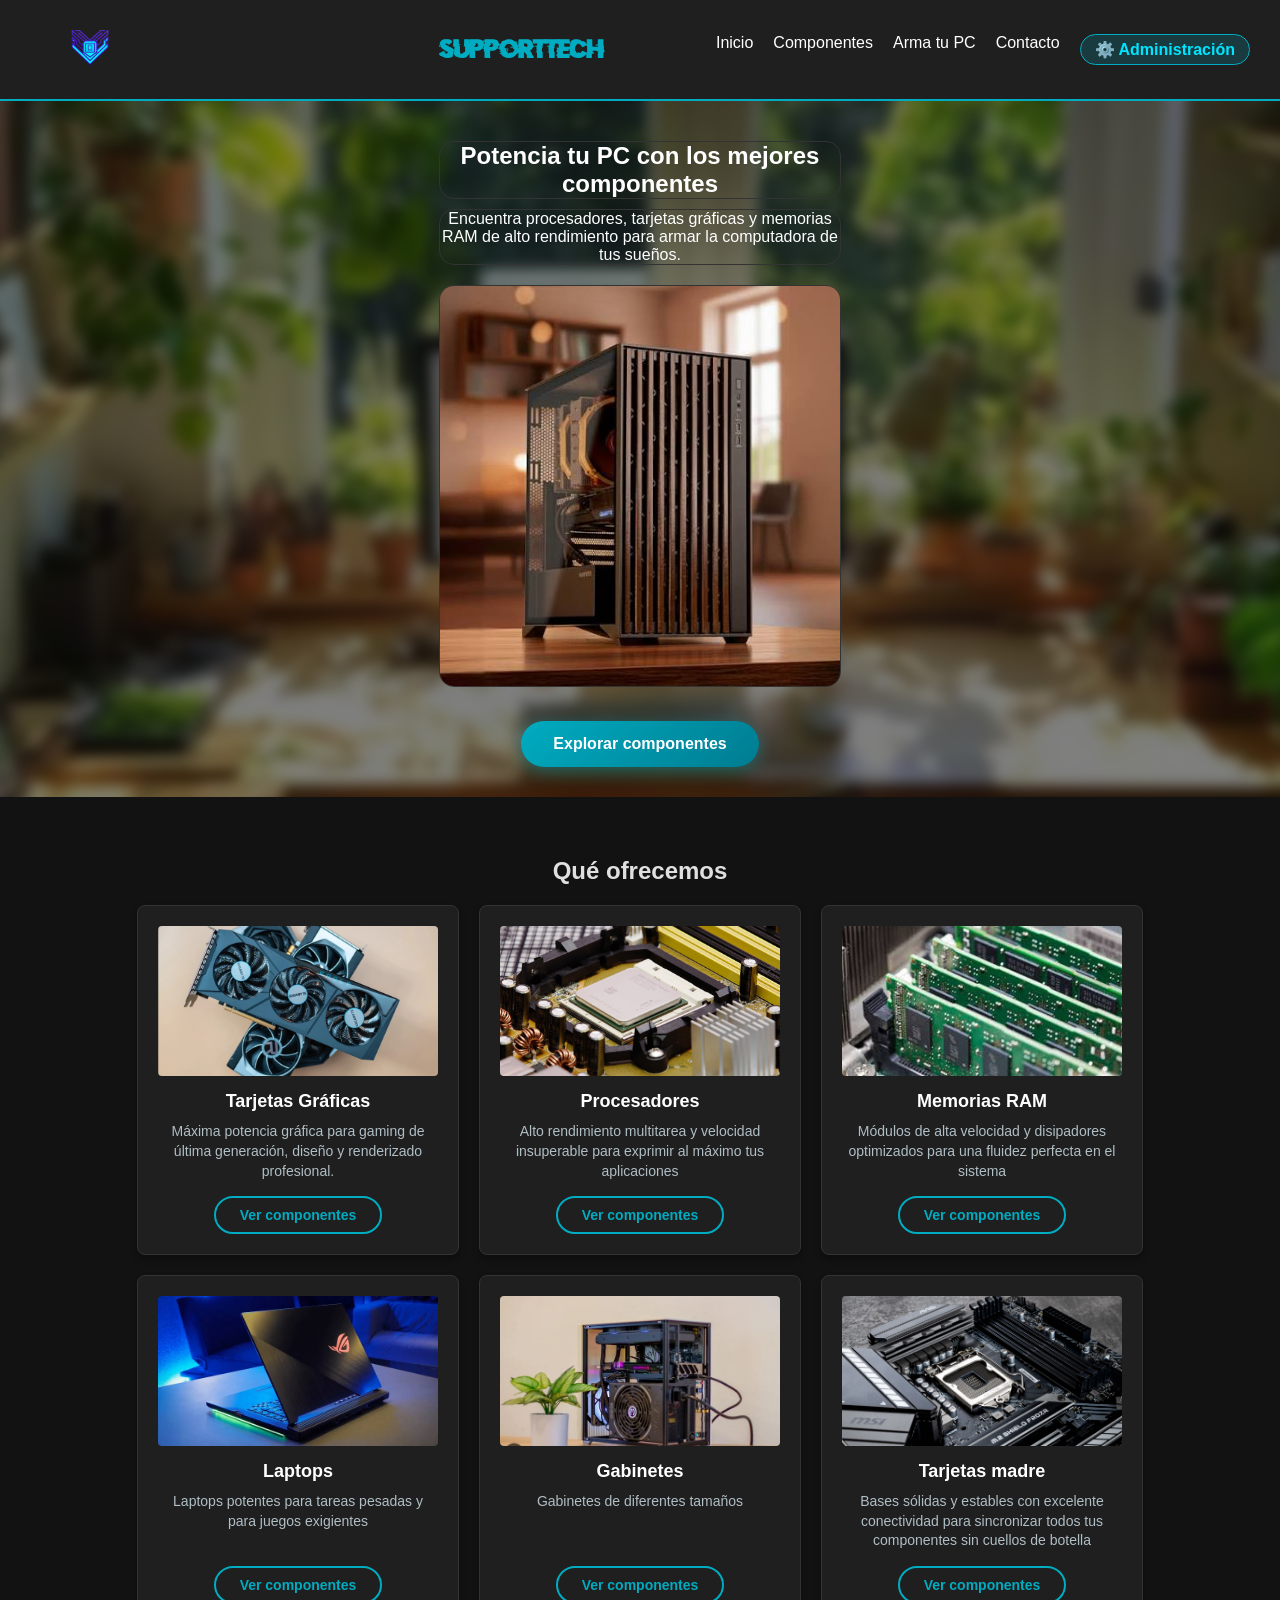
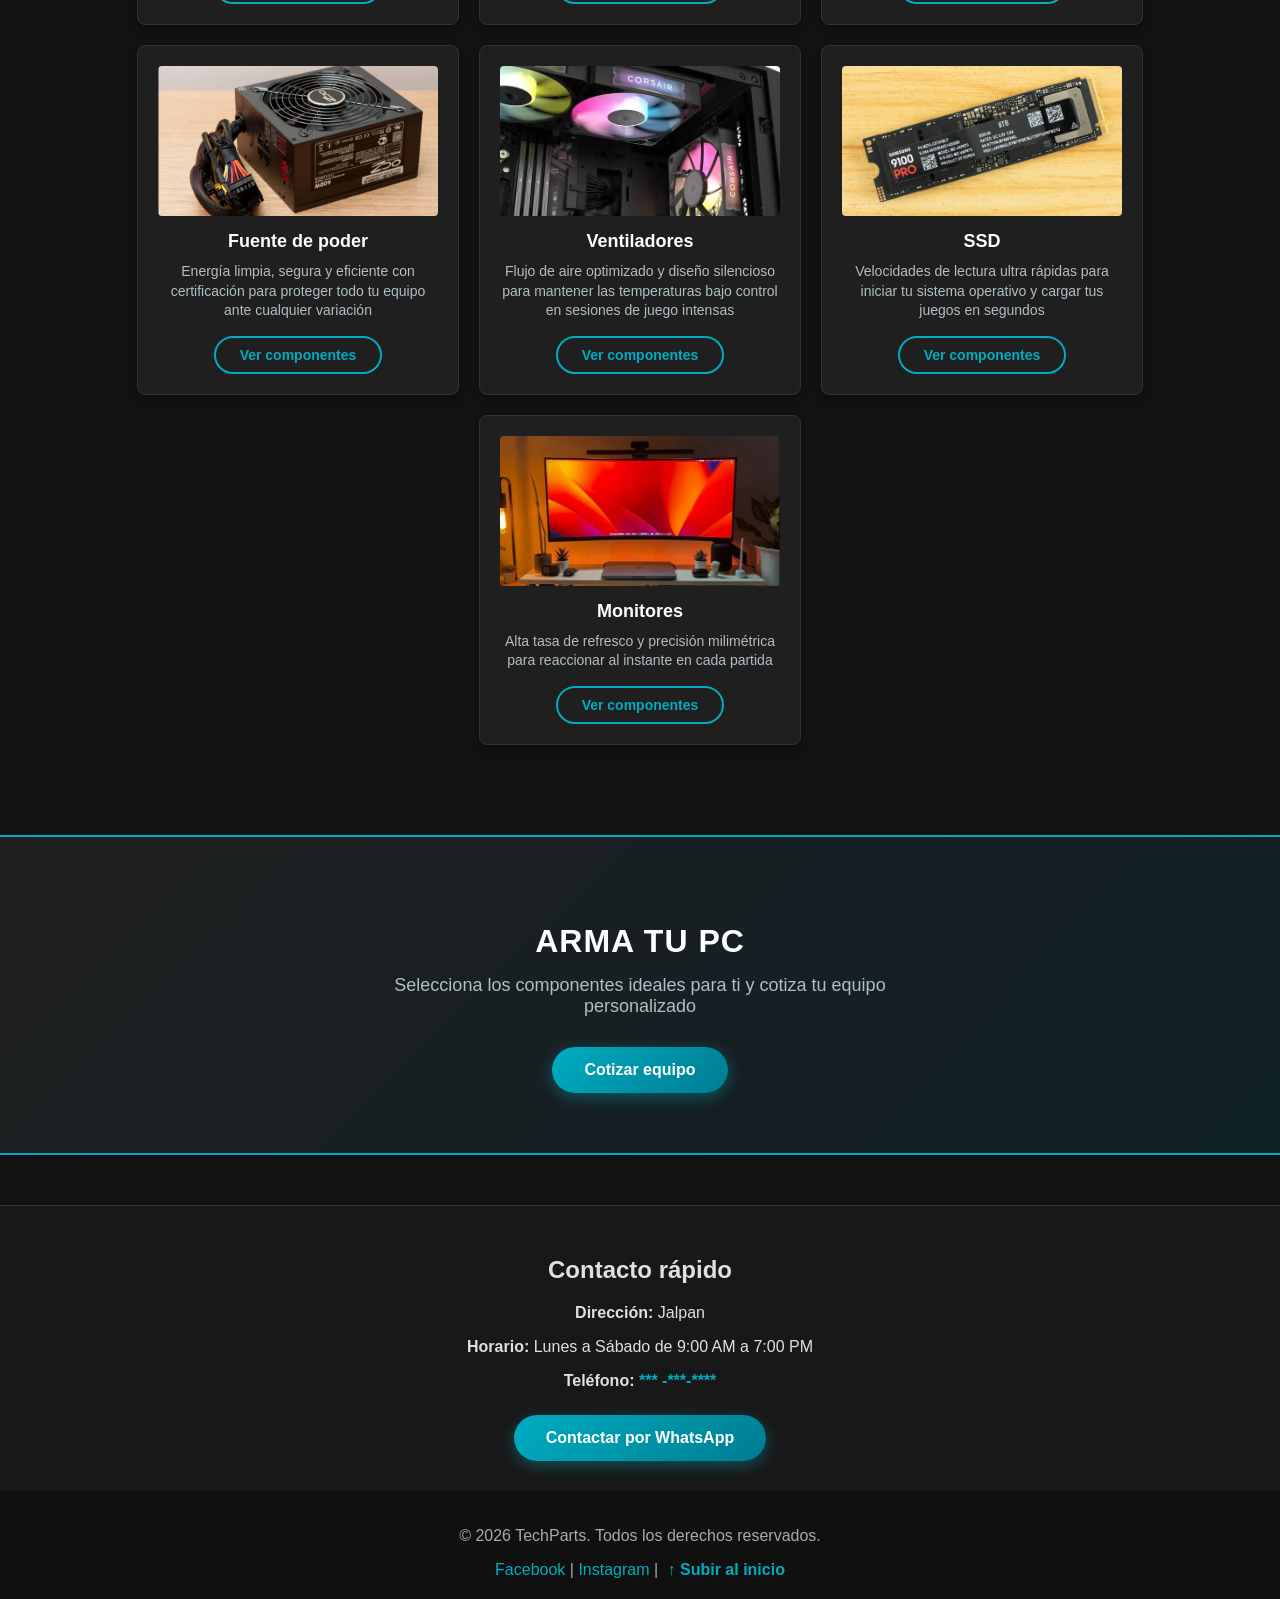
<file: index.html>
<!DOCTYPE html>
<html lang="es">
<head>
    <link rel="icon" type="image/png" href="Assets/Main page image/logo tech.png">
    <meta charset="UTF-8">
    <meta name="viewport" content="width=device-width, initial-scale=1.0">
    <title> SupportTech </title>
    <link rel="stylesheet" href="style.css">
</head>
<body>

    <header>
        <a href="index.html">
            <img src="Assets/Main page image/logo tech.png" alt="Logo TechParts" width="120">
        </a>
        <div class="logo">SupportTech</div>
        <nav>
            <ul>
                <li><a href="#inicio">Inicio</a></li>
                <li><a href="#componentes">Componentes</a></li>
                <li><a href="#armatupc">Arma tu PC</a></li>
                <li><a href="#contacto">Contacto</a></li>
                <li><a href="admin.html" class="link-admin-nav" style="background: rgba(0, 172, 193, 0.2); border: 1px solid #00acc1; padding: 5px 14px; border-radius: 20px; font-weight: bold; color: #00e5ff; display: inline-flex; align-items: center; gap: 6px; transition: all 0.3s ease;">⚙️ Administración</a></li>
            </ul>
        </nav>
    </header>

    <main>
        <section id="inicio" class="hero">
            <h1>Potencia tu PC con los mejores componentes</h1>
            <p>Encuentra procesadores, tarjetas gráficas y memorias RAM de alto rendimiento para armar la computadora de tus sueños.</p>
            <img src="Assets/Main page image/mainpage.jpg" alt="Componentes de PC">
            <div class="hero-actions">
                <a href="#componentes" class="btn-cotizar">Explorar componentes</a>
            </div>
        </section>

        <section id="componentes" class="servicios">
            <h2>Qué ofrecemos</h2>
            <div class="tarjetas">
                <div class="tarjeta">
                    <img src="Assets/Main page image/GPU.png" alt="Tarjetas Gráficas">
                    <h3>Tarjetas Gráficas</h3>
                    <p>Máxima potencia gráfica para gaming de última generación, diseño y renderizado profesional.</p>
                    <a href="graficas.html" class="btn-tarjeta">Ver componentes</a>
                </div>

                <div class="tarjeta">
                    <img src="Assets/Main page image/Procesador.jpg" alt="Procesadores">
                    <h3>Procesadores</h3>
                    <p>Alto rendimiento multitarea y velocidad insuperable para exprimir al máximo tus aplicaciones</p>
                    <a href="procesadores.html" class="btn-tarjeta">Ver componentes</a>
                </div>

                <div class="tarjeta">
                    <img src="Assets/Main page image/ram.jpg" alt="Memorias RAM">
                    <h3>Memorias RAM</h3>
                    <p>Módulos de alta velocidad y disipadores optimizados para una fluidez perfecta en el sistema</p>
                    <a href="ram.html" class="btn-tarjeta">Ver componentes</a>
                </div>

                <div class="tarjeta">
                    <img src="Assets/Main page image/laptop.jpg" alt="Laptops">
                    <h3>Laptops</h3>
                    <p>Laptops potentes para tareas pesadas y para juegos exigientes</p>
                    <a href="laptops.html" class="btn-tarjeta">Ver componentes</a>
                </div>

                <div class="tarjeta">
                    <img src="Assets/Main page image/gabinete2.png" alt="Gabinetes">
                    <h3>Gabinetes</h3>
                    <p>Gabinetes de diferentes tamaños</p>
                    <a href="gabinetes.html" class="btn-tarjeta">Ver componentes</a>
                </div>

                <div class="tarjeta">
                    <img src="Assets/Main page image/motherboardjpg.jpg" alt="Tarjetas madre">
                    <h3>Tarjetas madre</h3>
                    <p>Bases sólidas y estables con excelente conectividad para sincronizar todos tus componentes sin cuellos de botella</p>
                    <a href="motherboards.html" class="btn-tarjeta">Ver componentes</a>
                </div>

                <div class="tarjeta">
                    <img src="Assets/Main page image/fuentedepoder.png" alt="Fuente de poder">
                    <h3>Fuente de poder</h3>
                    <p>Energía limpia, segura y eficiente con certificación para proteger todo tu equipo ante cualquier variación</p>
                    <a href="fuentes.html" class="btn-tarjeta">Ver componentes</a>
                </div>

                <div class="tarjeta">
                    <img src="Assets/Main page image/ventiladoresjpg.jpg" alt="Ventiladores">
                    <h3>Ventiladores</h3>
                    <p>Flujo de aire optimizado y diseño silencioso para mantener las temperaturas bajo control en sesiones de juego intensas</p>
                    <a href="ventiladores.html" class="btn-tarjeta">Ver componentes</a>
                </div>

                <div class="tarjeta">
                    <img src="Assets/Main page image/SSD.jpg" alt="SSD">
                    <h3>SSD</h3>
                    <p>Velocidades de lectura ultra rápidas para iniciar tu sistema operativo y cargar tus juegos en segundos</p>
                    <a href="ssd.html" class="btn-tarjeta">Ver componentes</a>
                </div>

                <div class="tarjeta">
                    <img src="Assets/Main page image/monitor.png" alt="Monitores">
                    <h3>Monitores</h3>
                    <p>Alta tasa de refresco y precisión milimétrica para reaccionar al instante en cada partida</p>
                    <a href="monitores.html" class="btn-tarjeta">Ver componentes</a>
                </div>
            </div>
        </section>

        <section id="armatupc" class="armatupc">
            <h2>Arma tu PC</h2>
            <p>Selecciona los componentes ideales para ti y cotiza tu equipo personalizado</p>
            <a href="#contacto" class="btn-cotizar">Cotizar equipo</a>
        </section>

        <section id="contacto" class="contacto">
            <h2>Contacto rápido</h2>
            <p><strong>Dirección:</strong> Jalpan</p>
            <p><strong>Horario:</strong> Lunes a Sábado de 9:00 AM a 7:00 PM</p>
            <p><strong>Teléfono:</strong> <a href="tel:4410000000" class="link-contacto">*** -***-****</a></p>
            <div class="contacto-acciones">
                <a href="https://wa.me/" target="_blank" rel="noopener noreferrer" class="btn-cotizar">Contactar por WhatsApp</a>
            </div>
        </section>
    </main>

    <footer>
        <p>&copy; 2026 TechParts. Todos los derechos reservados.</p>
        <div class="redes">
            <a href="https://www.facebook.com" target="_blank" rel="noopener noreferrer">Facebook</a> | 
            <a href="https://www.instagram.com" target="_blank" rel="noopener noreferrer">Instagram</a> | 
            <a href="#inicio" class="link-arriba">↑ Subir al inicio</a>
        </div>
    </footer>

</body>
</html>
</file>
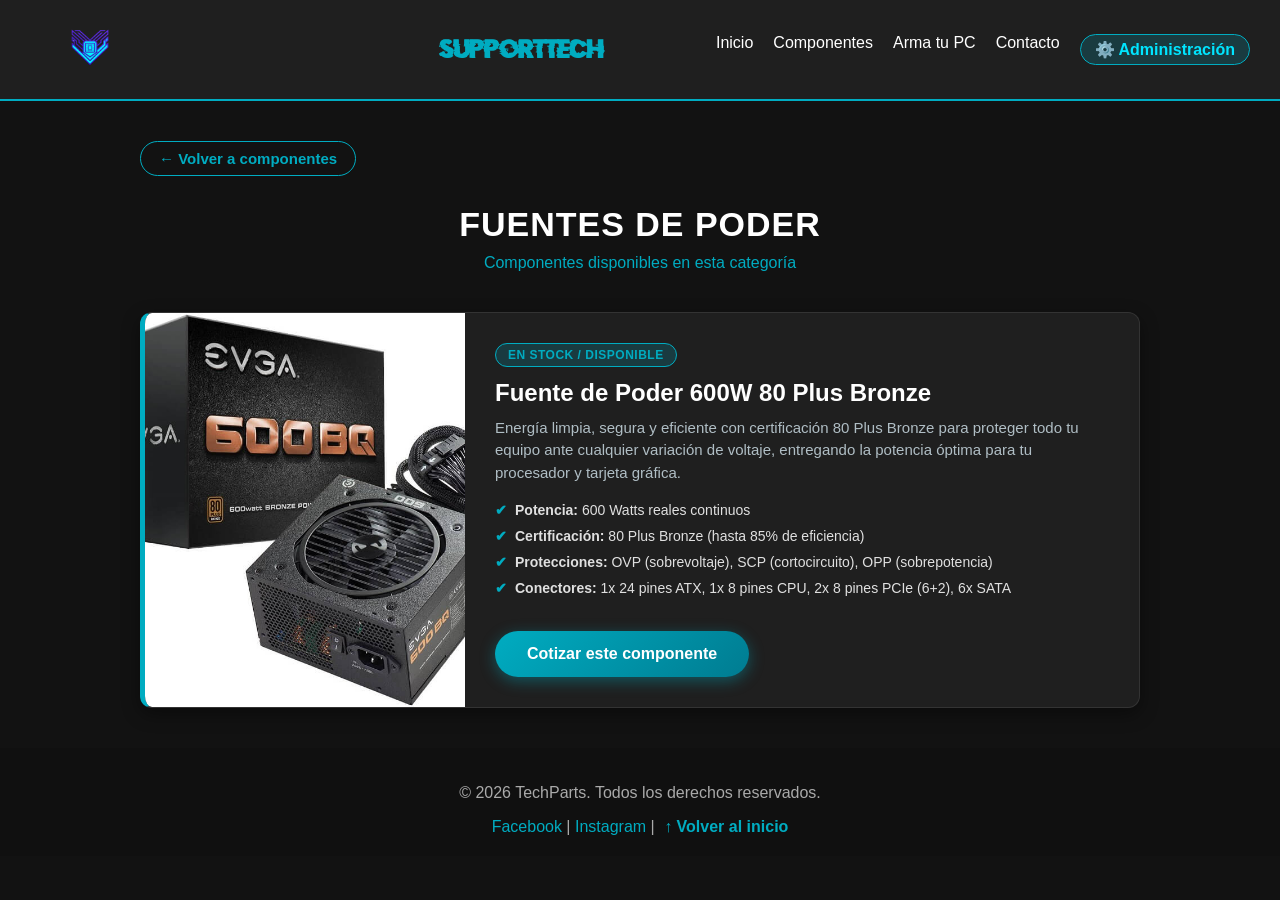
<file: fuentes.html>
﻿<!DOCTYPE html>
<html lang="es">
<head>
    <link rel="icon" type="image/png" href="Assets/Main page image/logo tech.png">
    <meta charset="UTF-8">
    <meta name="viewport" content="width=device-width, initial-scale=1.0">
    <title>Fuentes de Poder - SupportTech</title>
    <link rel="stylesheet" href="style.css">
</head>
<body>

    <header>
        <a href="index.html">
            <img src="Assets/Main page image/logo tech.png" alt="Logo TechParts" width="120">
        </a>
        <div class="logo">SupportTech</div>
        <nav>
            <ul>
                <li><a href="index.html#inicio">Inicio</a></li>
                <li><a href="index.html#componentes">Componentes</a></li>
                <li><a href="index.html#armatupc">Arma tu PC</a></li>
                <li><a href="index.html#contacto">Contacto</a></li>
                <li><a href="admin.html" class="link-admin-nav" style="background: rgba(0, 172, 193, 0.2); border: 1px solid #00acc1; padding: 5px 14px; border-radius: 20px; font-weight: bold; color: #00e5ff; display: inline-flex; align-items: center; gap: 6px; transition: all 0.3s ease;">⚙️ Administración</a></li>
            </ul>
        </nav>
    </header>

    <main class="pagina-detalle">
        <div class="navegacion-volver">
            <a href="index.html#componentes" class="btn-volver-pagina">← Volver a componentes</a>
        </div>

        <section class="detalle-header">
            <h1>Fuentes de Poder</h1>
            <p>Componentes disponibles en esta categoría</p>
        </section>

        <section class="grid-productos-detalle">
            <div class="card-producto-detalle">
                <img src="Assets/Componentes/Fuentes de poder/Fuentedepoder600w80plusBronce.jpg" alt="Fuente de Poder 600W">
                <div class="info-producto-detalle">
                    <span class="badge-stock">En Stock / Disponible</span>
                    <h2>Fuente de Poder 600W 80 Plus Bronze</h2>
                    <p class="desc-principal">Energía limpia, segura y eficiente con certificación 80 Plus Bronze para proteger todo tu equipo ante cualquier variación de voltaje, entregando la potencia óptima para tu procesador y tarjeta gráfica.</p>
                    <ul class="specs-lista">
                        <li><strong>Potencia:</strong> 600 Watts reales continuos</li>
                        <li><strong>Certificación:</strong> 80 Plus Bronze (hasta 85% de eficiencia)</li>
                        <li><strong>Protecciones:</strong> OVP (sobrevoltaje), SCP (cortocircuito), OPP (sobrepotencia)</li>
                        <li><strong>Conectores:</strong> 1x 24 pines ATX, 1x 8 pines CPU, 2x 8 pines PCIe (6+2), 6x SATA</li>
                    </ul>
                    <div class="acciones-producto">
                        <a href="index.html#contacto" class="btn-cotizar">Cotizar este componente</a>
                    </div>
                </div>
            </div>
        </section>
    </main>

    <footer>
        <p>&copy; 2026 TechParts. Todos los derechos reservados.</p>
        <div class="redes">
            <a href="https://www.facebook.com" target="_blank" rel="noopener noreferrer">Facebook</a> | 
            <a href="https://www.instagram.com" target="_blank" rel="noopener noreferrer">Instagram</a> | 
            <a href="index.html#inicio" class="link-arriba">↑ Volver al inicio</a>
        </div>
    </footer>

</body>
</html>
</file>
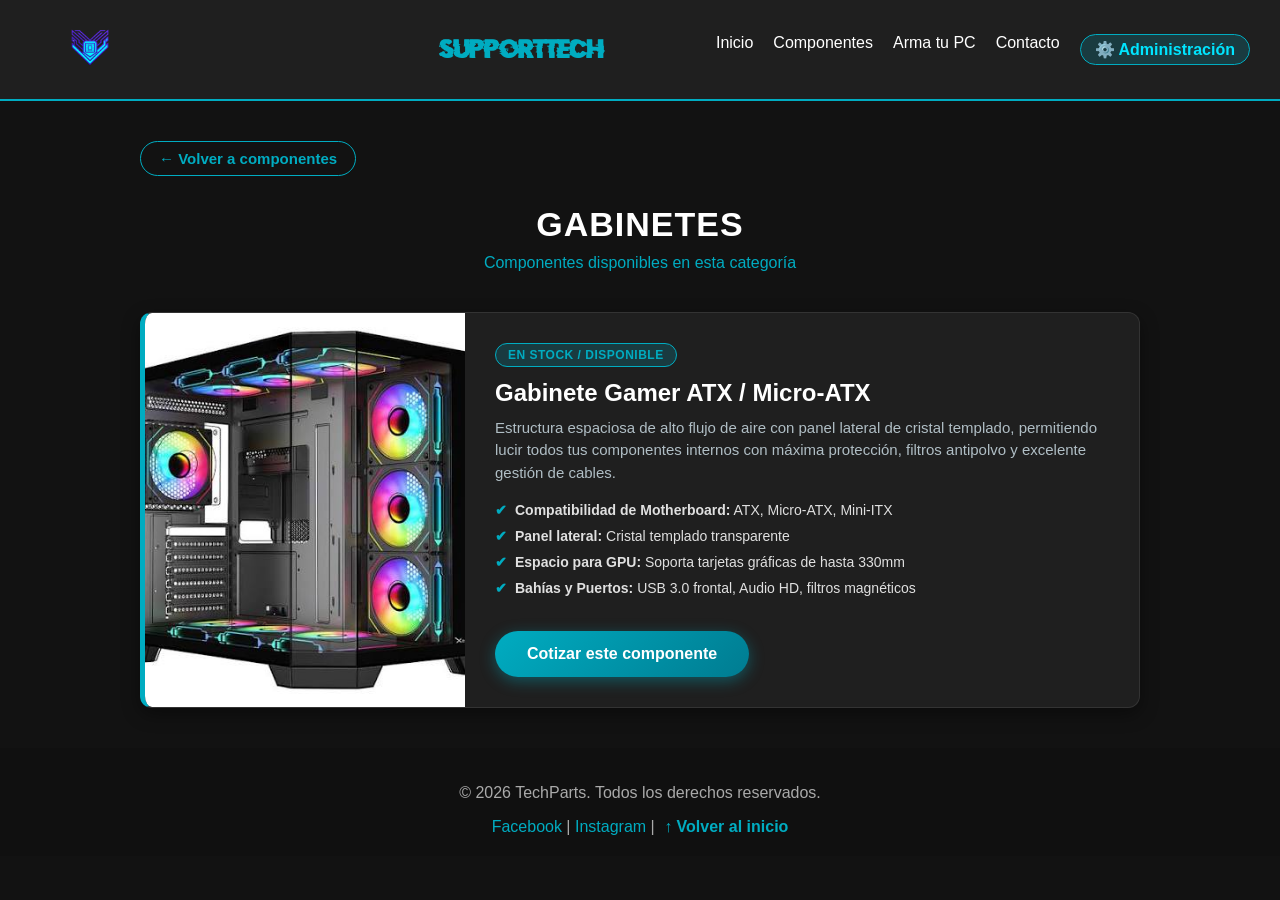
<file: gabinetes.html>
﻿<!DOCTYPE html>
<html lang="es">
<head>
    <link rel="icon" type="image/png" href="Assets/Main page image/logo tech.png">
    <meta charset="UTF-8">
    <meta name="viewport" content="width=device-width, initial-scale=1.0">
    <title>Gabinetes - SupportTech</title>
    <link rel="stylesheet" href="style.css">
</head>
<body>

    <header>
        <a href="index.html">
            <img src="Assets/Main page image/logo tech.png" alt="Logo TechParts" width="120">
        </a>
        <div class="logo">SupportTech</div>
        <nav>
            <ul>
                <li><a href="index.html#inicio">Inicio</a></li>
                <li><a href="index.html#componentes">Componentes</a></li>
                <li><a href="index.html#armatupc">Arma tu PC</a></li>
                <li><a href="index.html#contacto">Contacto</a></li>
                <li><a href="admin.html" class="link-admin-nav" style="background: rgba(0, 172, 193, 0.2); border: 1px solid #00acc1; padding: 5px 14px; border-radius: 20px; font-weight: bold; color: #00e5ff; display: inline-flex; align-items: center; gap: 6px; transition: all 0.3s ease;">⚙️ Administración</a></li>
            </ul>
        </nav>
    </header>

    <main class="pagina-detalle">
        <div class="navegacion-volver">
            <a href="index.html#componentes" class="btn-volver-pagina">← Volver a componentes</a>
        </div>

        <section class="detalle-header">
            <h1>Gabinetes</h1>
            <p>Componentes disponibles en esta categoría</p>
        </section>

        <section class="grid-productos-detalle">
            <div class="card-producto-detalle">
                <img src="Assets/Componentes/Gabinetes/gabinete1.jpg" alt="Gabinete Gamer">
                <div class="info-producto-detalle">
                    <span class="badge-stock">En Stock / Disponible</span>
                    <h2>Gabinete Gamer ATX / Micro-ATX</h2>
                    <p class="desc-principal">Estructura espaciosa de alto flujo de aire con panel lateral de cristal templado, permitiendo lucir todos tus componentes internos con máxima protección, filtros antipolvo y excelente gestión de cables.</p>
                    <ul class="specs-lista">
                        <li><strong>Compatibilidad de Motherboard:</strong> ATX, Micro-ATX, Mini-ITX</li>
                        <li><strong>Panel lateral:</strong> Cristal templado transparente</li>
                        <li><strong>Espacio para GPU:</strong> Soporta tarjetas gráficas de hasta 330mm</li>
                        <li><strong>Bahías y Puertos:</strong> USB 3.0 frontal, Audio HD, filtros magnéticos</li>
                    </ul>
                    <div class="acciones-producto">
                        <a href="index.html#contacto" class="btn-cotizar">Cotizar este componente</a>
                    </div>
                </div>
            </div>
        </section>
    </main>

    <footer>
        <p>&copy; 2026 TechParts. Todos los derechos reservados.</p>
        <div class="redes">
            <a href="https://www.facebook.com" target="_blank" rel="noopener noreferrer">Facebook</a> | 
            <a href="https://www.instagram.com" target="_blank" rel="noopener noreferrer">Instagram</a> | 
            <a href="index.html#inicio" class="link-arriba">↑ Volver al inicio</a>
        </div>
    </footer>

</body>
</html>
</file>
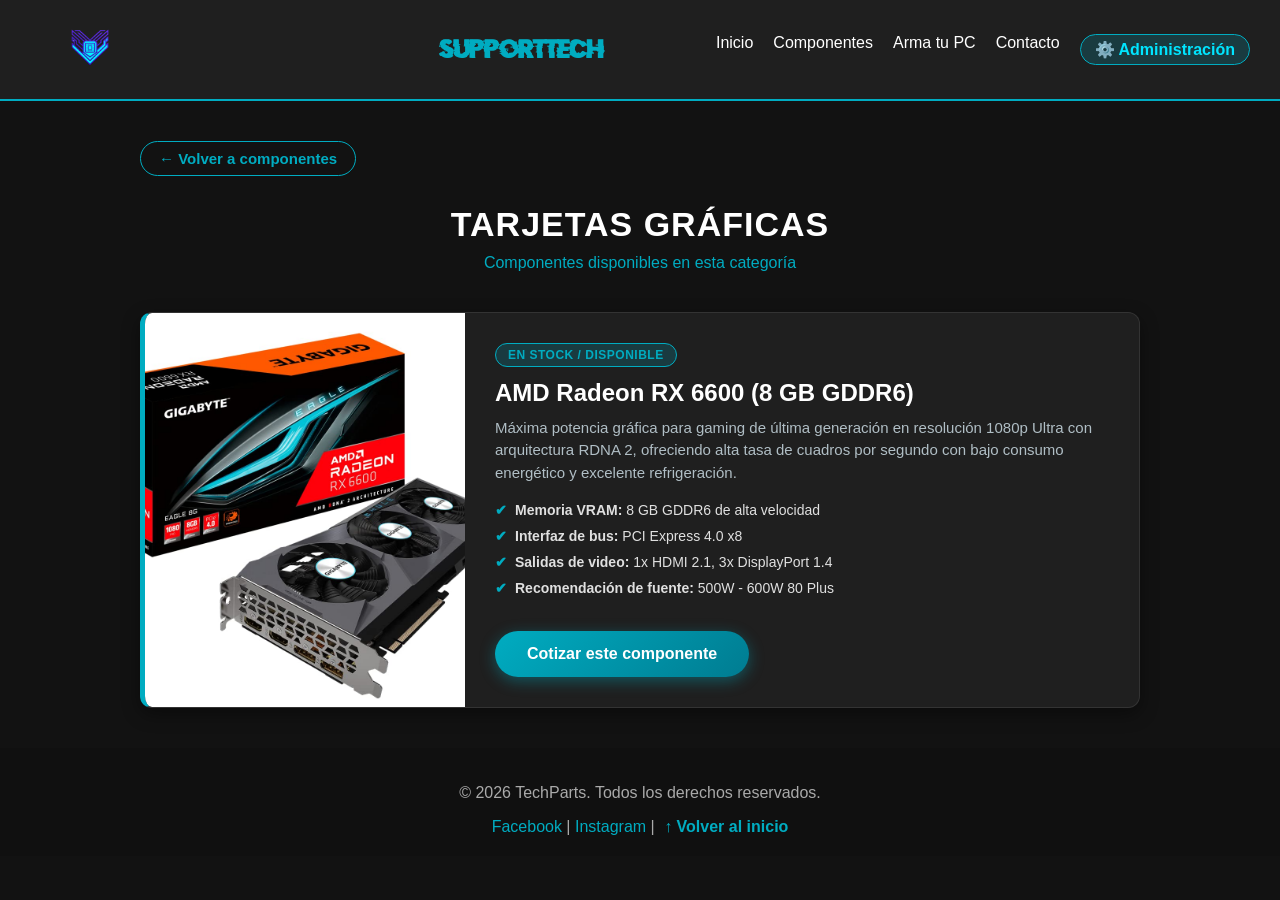
<file: graficas.html>
﻿<!DOCTYPE html>
<html lang="es">
<head>
    <link rel="icon" type="image/png" href="Assets/Main page image/logo tech.png">
    <meta charset="UTF-8">
    <meta name="viewport" content="width=device-width, initial-scale=1.0">
    <title>Tarjetas Gráficas - SupportTech</title>
    <link rel="stylesheet" href="style.css">
</head>
<body>

    <header>
        <a href="index.html">
            <img src="Assets/Main page image/logo tech.png" alt="Logo TechParts" width="120">
        </a>
        <div class="logo">SupportTech</div>
        <nav>
            <ul>
                <li><a href="index.html#inicio">Inicio</a></li>
                <li><a href="index.html#componentes">Componentes</a></li>
                <li><a href="index.html#armatupc">Arma tu PC</a></li>
                <li><a href="index.html#contacto">Contacto</a></li>
                <li><a href="admin.html" class="link-admin-nav" style="background: rgba(0, 172, 193, 0.2); border: 1px solid #00acc1; padding: 5px 14px; border-radius: 20px; font-weight: bold; color: #00e5ff; display: inline-flex; align-items: center; gap: 6px; transition: all 0.3s ease;">⚙️ Administración</a></li>
            </ul>
        </nav>
    </header>

    <main class="pagina-detalle">
        <div class="navegacion-volver">
            <a href="index.html#componentes" class="btn-volver-pagina">← Volver a componentes</a>
        </div>

        <section class="detalle-header">
            <h1>Tarjetas Gráficas</h1>
            <p>Componentes disponibles en esta categoría</p>
        </section>

        <section class="grid-productos-detalle">
            <div class="card-producto-detalle">
                <img src="Assets/Componentes/GPU/rx6600.jpg" alt="AMD Radeon RX 6600">
                <div class="info-producto-detalle">
                    <span class="badge-stock">En Stock / Disponible</span>
                    <h2>AMD Radeon RX 6600 (8 GB GDDR6)</h2>
                    <p class="desc-principal">Máxima potencia gráfica para gaming de última generación en resolución 1080p Ultra con arquitectura RDNA 2, ofreciendo alta tasa de cuadros por segundo con bajo consumo energético y excelente refrigeración.</p>
                    <ul class="specs-lista">
                        <li><strong>Memoria VRAM:</strong> 8 GB GDDR6 de alta velocidad</li>
                        <li><strong>Interfaz de bus:</strong> PCI Express 4.0 x8</li>
                        <li><strong>Salidas de video:</strong> 1x HDMI 2.1, 3x DisplayPort 1.4</li>
                        <li><strong>Recomendación de fuente:</strong> 500W - 600W 80 Plus</li>
                    </ul>
                    <div class="acciones-producto">
                        <a href="index.html#contacto" class="btn-cotizar">Cotizar este componente</a>
                    </div>
                </div>
            </div>
        </section>
    </main>

    <footer>
        <p>&copy; 2026 TechParts. Todos los derechos reservados.</p>
        <div class="redes">
            <a href="https://www.facebook.com" target="_blank" rel="noopener noreferrer">Facebook</a> | 
            <a href="https://www.instagram.com" target="_blank" rel="noopener noreferrer">Instagram</a> | 
            <a href="index.html#inicio" class="link-arriba">↑ Volver al inicio</a>
        </div>
    </footer>

</body>
</html>
</file>
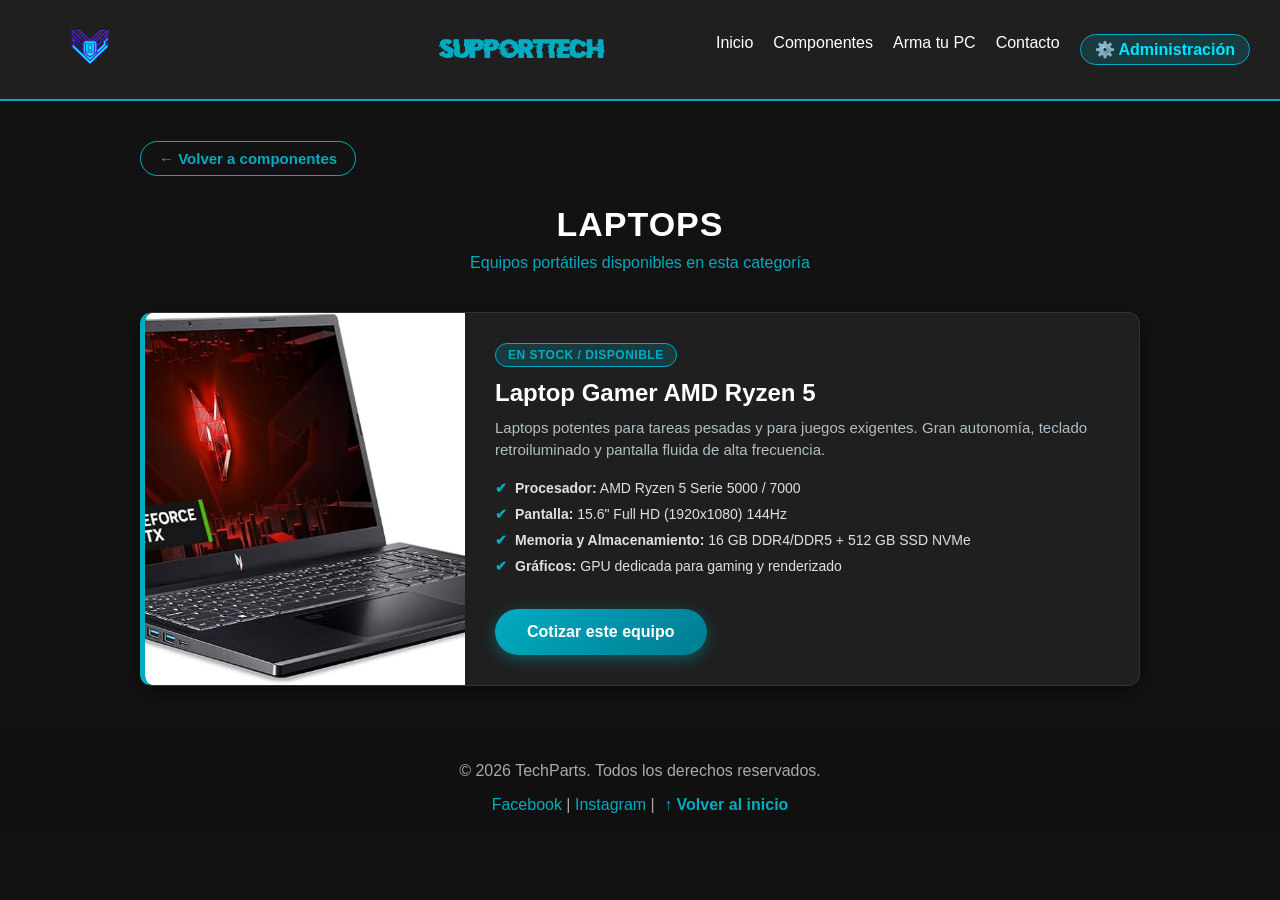
<file: laptops.html>
﻿<!DOCTYPE html>
<html lang="es">
<head>
    <link rel="icon" type="image/png" href="Assets/Main page image/logo tech.png">
    <meta charset="UTF-8">
    <meta name="viewport" content="width=device-width, initial-scale=1.0">
    <title>Laptops - SupportTech</title>
    <link rel="stylesheet" href="style.css">
</head>
<body>

    <header>
        <a href="index.html">
            <img src="Assets/Main page image/logo tech.png" alt="Logo TechParts" width="120">
        </a>
        <div class="logo">SupportTech</div>
        <nav>
            <ul>
                <li><a href="index.html#inicio">Inicio</a></li>
                <li><a href="index.html#componentes">Componentes</a></li>
                <li><a href="index.html#armatupc">Arma tu PC</a></li>
                <li><a href="index.html#contacto">Contacto</a></li>
                <li><a href="admin.html" class="link-admin-nav" style="background: rgba(0, 172, 193, 0.2); border: 1px solid #00acc1; padding: 5px 14px; border-radius: 20px; font-weight: bold; color: #00e5ff; display: inline-flex; align-items: center; gap: 6px; transition: all 0.3s ease;">⚙️ Administración</a></li>
            </ul>
        </nav>
    </header>

    <main class="pagina-detalle">
        <div class="navegacion-volver">
            <a href="index.html#componentes" class="btn-volver-pagina">← Volver a componentes</a>
        </div>

        <section class="detalle-header">
            <h1>Laptops</h1>
            <p>Equipos portátiles disponibles en esta categoría</p>
        </section>

        <section class="grid-productos-detalle">
            <div class="card-producto-detalle">
                <img src="Assets/Componentes/Laptops/Nitrov15.jpg" alt="Laptop Gamer">
                <div class="info-producto-detalle">
                    <span class="badge-stock">En Stock / Disponible</span>
                    <h2>Laptop Gamer AMD Ryzen 5</h2>
                    <p class="desc-principal">Laptops potentes para tareas pesadas y para juegos exigentes. Gran autonomía, teclado retroiluminado y pantalla fluida de alta frecuencia.</p>
                    <ul class="specs-lista">
                        <li><strong>Procesador:</strong> AMD Ryzen 5 Serie 5000 / 7000</li>
                        <li><strong>Pantalla:</strong> 15.6" Full HD (1920x1080) 144Hz</li>
                        <li><strong>Memoria y Almacenamiento:</strong> 16 GB DDR4/DDR5 + 512 GB SSD NVMe</li>
                        <li><strong>Gráficos:</strong> GPU dedicada para gaming y renderizado</li>
                    </ul>
                    <div class="acciones-producto">
                        <a href="index.html#contacto" class="btn-cotizar">Cotizar este equipo</a>
                    </div>
                </div>
            </div>
        </section>
    </main>

    <footer>
        <p>&copy; 2026 TechParts. Todos los derechos reservados.</p>
        <div class="redes">
            <a href="https://www.facebook.com" target="_blank" rel="noopener noreferrer">Facebook</a> | 
            <a href="https://www.instagram.com" target="_blank" rel="noopener noreferrer">Instagram</a> | 
            <a href="index.html#inicio" class="link-arriba">↑ Volver al inicio</a>
        </div>
    </footer>

</body>
</html>
</file>
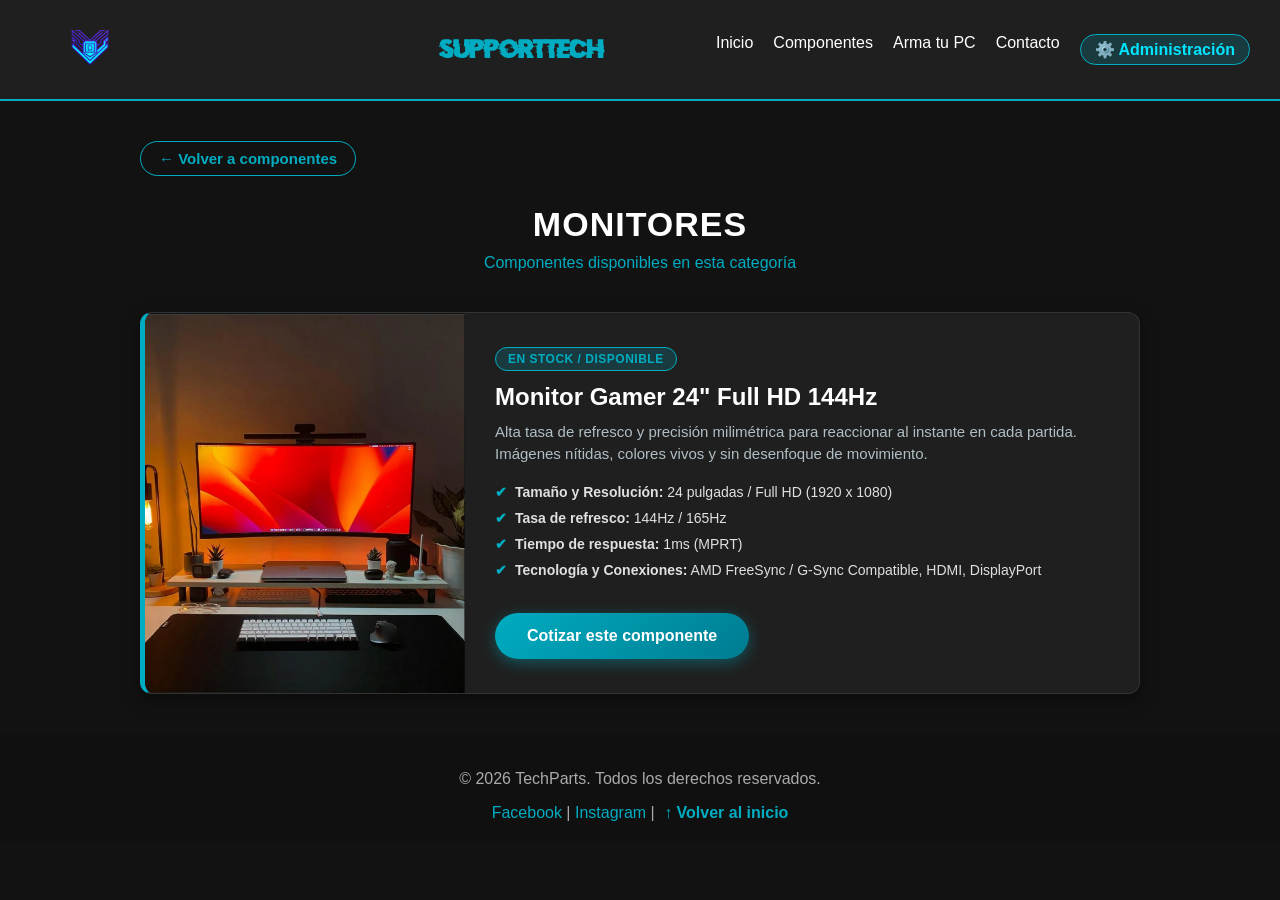
<file: monitores.html>
﻿<!DOCTYPE html>
<html lang="es">
<head>
    <link rel="icon" type="image/png" href="Assets/Main page image/logo tech.png">
    <meta charset="UTF-8">
    <meta name="viewport" content="width=device-width, initial-scale=1.0">
    <title>Monitores - SupportTech</title>
    <link rel="stylesheet" href="style.css">
</head>
<body>

    <header>
        <a href="index.html">
            <img src="Assets/Main page image/logo tech.png" alt="Logo TechParts" width="120">
        </a>
        <div class="logo">SupportTech</div>
        <nav>
            <ul>
                <li><a href="index.html#inicio">Inicio</a></li>
                <li><a href="index.html#componentes">Componentes</a></li>
                <li><a href="index.html#armatupc">Arma tu PC</a></li>
                <li><a href="index.html#contacto">Contacto</a></li>
                <li><a href="admin.html" class="link-admin-nav" style="background: rgba(0, 172, 193, 0.2); border: 1px solid #00acc1; padding: 5px 14px; border-radius: 20px; font-weight: bold; color: #00e5ff; display: inline-flex; align-items: center; gap: 6px; transition: all 0.3s ease;">⚙️ Administración</a></li>
            </ul>
        </nav>
    </header>

    <main class="pagina-detalle">
        <div class="navegacion-volver">
            <a href="index.html#componentes" class="btn-volver-pagina">← Volver a componentes</a>
        </div>

        <section class="detalle-header">
            <h1>Monitores</h1>
            <p>Componentes disponibles en esta categoría</p>
        </section>

        <section class="grid-productos-detalle">
            <div class="card-producto-detalle">
                <img src="Assets/Main page image/monitor.png" alt="Monitor Gamer 24 pulgadas">
                <div class="info-producto-detalle">
                    <span class="badge-stock">En Stock / Disponible</span>
                    <h2>Monitor Gamer 24" Full HD 144Hz</h2>
                    <p class="desc-principal">Alta tasa de refresco y precisión milimétrica para reaccionar al instante en cada partida. Imágenes nítidas, colores vivos y sin desenfoque de movimiento.</p>
                    <ul class="specs-lista">
                        <li><strong>Tamaño y Resolución:</strong> 24 pulgadas / Full HD (1920 x 1080)</li>
                        <li><strong>Tasa de refresco:</strong> 144Hz / 165Hz</li>
                        <li><strong>Tiempo de respuesta:</strong> 1ms (MPRT)</li>
                        <li><strong>Tecnología y Conexiones:</strong> AMD FreeSync / G-Sync Compatible, HDMI, DisplayPort</li>
                    </ul>
                    <div class="acciones-producto">
                        <a href="index.html#contacto" class="btn-cotizar">Cotizar este componente</a>
                    </div>
                </div>
            </div>
        </section>
    </main>

    <footer>
        <p>&copy; 2026 TechParts. Todos los derechos reservados.</p>
        <div class="redes">
            <a href="https://www.facebook.com" target="_blank" rel="noopener noreferrer">Facebook</a> | 
            <a href="https://www.instagram.com" target="_blank" rel="noopener noreferrer">Instagram</a> | 
            <a href="index.html#inicio" class="link-arriba">↑ Volver al inicio</a>
        </div>
    </footer>

</body>
</html>
</file>
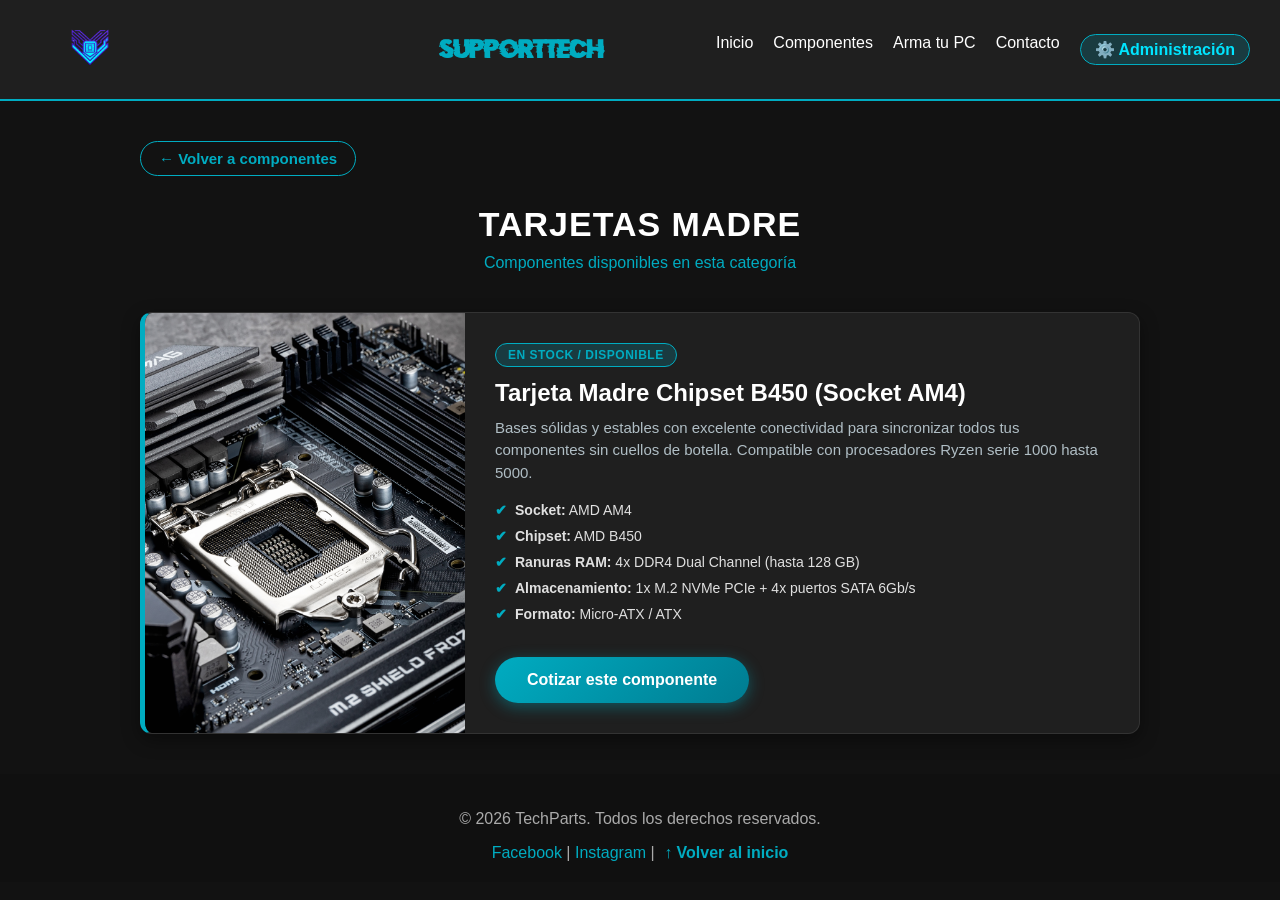
<file: motherboards.html>
﻿<!DOCTYPE html>
<html lang="es">
<head>
    <link rel="icon" type="image/png" href="Assets/Main page image/logo tech.png">
    <meta charset="UTF-8">
    <meta name="viewport" content="width=device-width, initial-scale=1.0">
    <title>Tarjetas Madre - SupportTech</title>
    <link rel="stylesheet" href="style.css">
</head>
<body>

    <header>
        <a href="index.html">
            <img src="Assets/Main page image/logo tech.png" alt="Logo TechParts" width="120">
        </a>
        <div class="logo">SupportTech</div>
        <nav>
            <ul>
                <li><a href="index.html#inicio">Inicio</a></li>
                <li><a href="index.html#componentes">Componentes</a></li>
                <li><a href="index.html#armatupc">Arma tu PC</a></li>
                <li><a href="index.html#contacto">Contacto</a></li>
                <li><a href="admin.html" class="link-admin-nav" style="background: rgba(0, 172, 193, 0.2); border: 1px solid #00acc1; padding: 5px 14px; border-radius: 20px; font-weight: bold; color: #00e5ff; display: inline-flex; align-items: center; gap: 6px; transition: all 0.3s ease;">⚙️ Administración</a></li>
            </ul>
        </nav>
    </header>

    <main class="pagina-detalle">
        <div class="navegacion-volver">
            <a href="index.html#componentes" class="btn-volver-pagina">← Volver a componentes</a>
        </div>

        <section class="detalle-header">
            <h1>Tarjetas Madre</h1>
            <p>Componentes disponibles en esta categoría</p>
        </section>

        <section class="grid-productos-detalle">
            <div class="card-producto-detalle">
                <img src="Assets/Main page image/motherboardjpg.jpg" alt="Tarjeta Madre B450">
                <div class="info-producto-detalle">
                    <span class="badge-stock">En Stock / Disponible</span>
                    <h2>Tarjeta Madre Chipset B450 (Socket AM4)</h2>
                    <p class="desc-principal">Bases sólidas y estables con excelente conectividad para sincronizar todos tus componentes sin cuellos de botella. Compatible con procesadores Ryzen serie 1000 hasta 5000.</p>
                    <ul class="specs-lista">
                        <li><strong>Socket:</strong> AMD AM4</li>
                        <li><strong>Chipset:</strong> AMD B450</li>
                        <li><strong>Ranuras RAM:</strong> 4x DDR4 Dual Channel (hasta 128 GB)</li>
                        <li><strong>Almacenamiento:</strong> 1x M.2 NVMe PCIe + 4x puertos SATA 6Gb/s</li>
                        <li><strong>Formato:</strong> Micro-ATX / ATX</li>
                    </ul>
                    <div class="acciones-producto">
                        <a href="index.html#contacto" class="btn-cotizar">Cotizar este componente</a>
                    </div>
                </div>
            </div>
        </section>
    </main>

    <footer>
        <p>&copy; 2026 TechParts. Todos los derechos reservados.</p>
        <div class="redes">
            <a href="https://www.facebook.com" target="_blank" rel="noopener noreferrer">Facebook</a> | 
            <a href="https://www.instagram.com" target="_blank" rel="noopener noreferrer">Instagram</a> | 
            <a href="index.html#inicio" class="link-arriba">↑ Volver al inicio</a>
        </div>
    </footer>

</body>
</html>
</file>
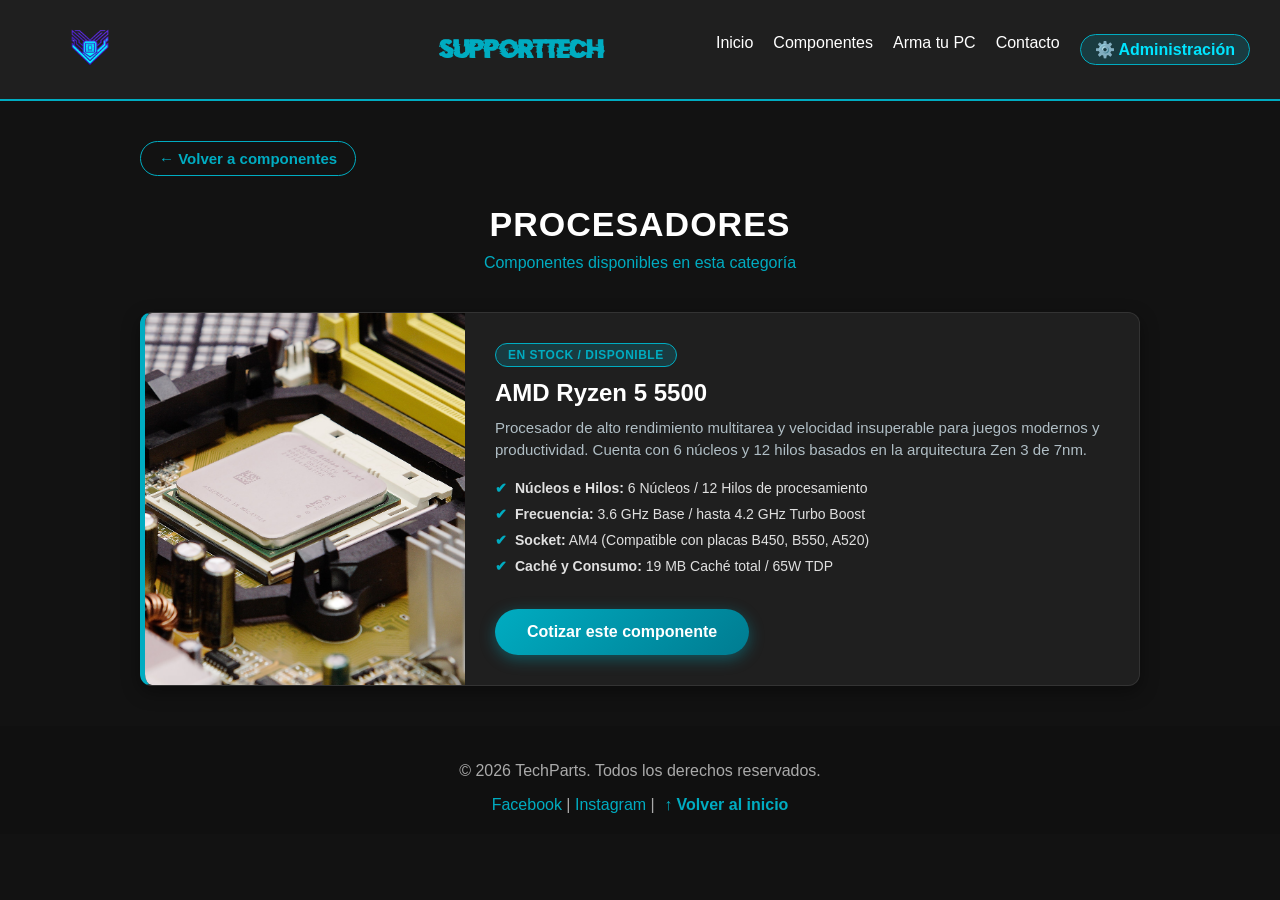
<file: procesadores.html>
﻿<!DOCTYPE html>
<html lang="es">
<head>
    <link rel="icon" type="image/png" href="Assets/Main page image/logo tech.png">
    <meta charset="UTF-8">
    <meta name="viewport" content="width=device-width, initial-scale=1.0">
    <title>Procesadores - SupportTech</title>
    <link rel="stylesheet" href="style.css">
</head>
<body>

    <header>
        <a href="index.html">
            <img src="Assets/Main page image/logo tech.png" alt="Logo TechParts" width="120">
        </a>
        <div class="logo">SupportTech</div>
        <nav>
            <ul>
                <li><a href="index.html#inicio">Inicio</a></li>
                <li><a href="index.html#componentes">Componentes</a></li>
                <li><a href="index.html#armatupc">Arma tu PC</a></li>
                <li><a href="index.html#contacto">Contacto</a></li>
                <li><a href="admin.html" class="link-admin-nav" style="background: rgba(0, 172, 193, 0.2); border: 1px solid #00acc1; padding: 5px 14px; border-radius: 20px; font-weight: bold; color: #00e5ff; display: inline-flex; align-items: center; gap: 6px; transition: all 0.3s ease;">⚙️ Administración</a></li>
            </ul>
        </nav>
    </header>

    <main class="pagina-detalle">
        <div class="navegacion-volver">
            <a href="index.html#componentes" class="btn-volver-pagina">← Volver a componentes</a>
        </div>

        <section class="detalle-header">
            <h1>Procesadores</h1>
            <p>Componentes disponibles en esta categoría</p>
        </section>

        <section class="grid-productos-detalle">
            <div class="card-producto-detalle">
                <img src="Assets/Main page image/Procesador.jpg" alt="AMD Ryzen 5 5500">
                <div class="info-producto-detalle">
                    <span class="badge-stock">En Stock / Disponible</span>
                    <h2>AMD Ryzen 5 5500</h2>
                    <p class="desc-principal">Procesador de alto rendimiento multitarea y velocidad insuperable para juegos modernos y productividad. Cuenta con 6 núcleos y 12 hilos basados en la arquitectura Zen 3 de 7nm.</p>
                    <ul class="specs-lista">
                        <li><strong>Núcleos e Hilos:</strong> 6 Núcleos / 12 Hilos de procesamiento</li>
                        <li><strong>Frecuencia:</strong> 3.6 GHz Base / hasta 4.2 GHz Turbo Boost</li>
                        <li><strong>Socket:</strong> AM4 (Compatible con placas B450, B550, A520)</li>
                        <li><strong>Caché y Consumo:</strong> 19 MB Caché total / 65W TDP</li>
                    </ul>
                    <div class="acciones-producto">
                        <a href="index.html#contacto" class="btn-cotizar">Cotizar este componente</a>
                    </div>
                </div>
            </div>
        </section>
    </main>

    <footer>
        <p>&copy; 2026 TechParts. Todos los derechos reservados.</p>
        <div class="redes">
            <a href="https://www.facebook.com" target="_blank" rel="noopener noreferrer">Facebook</a> | 
            <a href="https://www.instagram.com" target="_blank" rel="noopener noreferrer">Instagram</a> | 
            <a href="index.html#inicio" class="link-arriba">↑ Volver al inicio</a>
        </div>
    </footer>

</body>
</html>
</file>
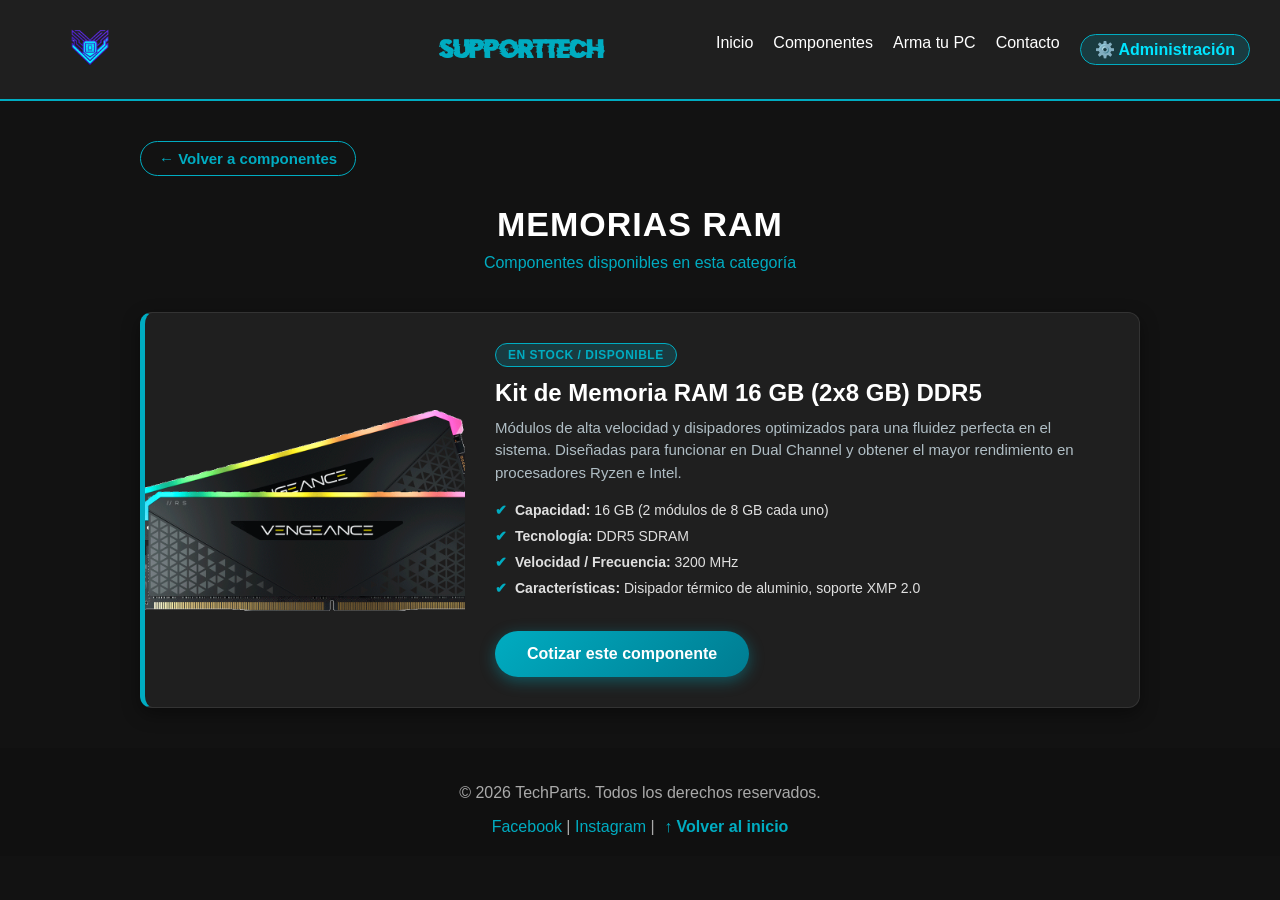
<file: ram.html>
﻿<!DOCTYPE html>
<html lang="es">
<head>
    <link rel="icon" type="image/png" href="Assets/Main page image/logo tech.png">
    <meta charset="UTF-8">
    <meta name="viewport" content="width=device-width, initial-scale=1.0">
    <title>Memorias RAM - SupportTech</title>
    <link rel="stylesheet" href="style.css">
</head>
<body>

    <header>
        <a href="index.html">
            <img src="Assets/Main page image/logo tech.png" alt="Logo TechParts" width="120">
        </a>
        <div class="logo">SupportTech</div>
        <nav>
            <ul>
                <li><a href="index.html#inicio">Inicio</a></li>
                <li><a href="index.html#componentes">Componentes</a></li>
                <li><a href="index.html#armatupc">Arma tu PC</a></li>
                <li><a href="index.html#contacto">Contacto</a></li>
                <li><a href="admin.html" class="link-admin-nav" style="background: rgba(0, 172, 193, 0.2); border: 1px solid #00acc1; padding: 5px 14px; border-radius: 20px; font-weight: bold; color: #00e5ff; display: inline-flex; align-items: center; gap: 6px; transition: all 0.3s ease;">⚙️ Administración</a></li>
            </ul>
        </nav>
    </header>

    <main class="pagina-detalle">
        <div class="navegacion-volver">
            <a href="index.html#componentes" class="btn-volver-pagina">← Volver a componentes</a>
        </div>

        <section class="detalle-header">
            <h1>Memorias RAM</h1>
            <p>Componentes disponibles en esta categoría</p>
        </section>

        <section class="grid-productos-detalle">
            <div class="card-producto-detalle">
                <img src="Assets/Componentes/RAM/RAM8x2.png" alt="Kit de Memoria RAM 16GB">
                <div class="info-producto-detalle">
                    <span class="badge-stock">En Stock / Disponible</span>
                    <h2>Kit de Memoria RAM 16 GB (2x8 GB) DDR5</h2>
                    <p class="desc-principal">Módulos de alta velocidad y disipadores optimizados para una fluidez perfecta en el sistema. Diseñadas para funcionar en Dual Channel y obtener el mayor rendimiento en procesadores Ryzen e Intel.</p>
                    <ul class="specs-lista">
                        <li><strong>Capacidad:</strong> 16 GB (2 módulos de 8 GB cada uno)</li>
                        <li><strong>Tecnología:</strong> DDR5 SDRAM</li>
                        <li><strong>Velocidad / Frecuencia:</strong> 3200 MHz</li>
                        <li><strong>Características:</strong> Disipador térmico de aluminio, soporte XMP 2.0</li>
                    </ul>
                    <div class="acciones-producto">
                        <a href="index.html#contacto" class="btn-cotizar">Cotizar este componente</a>
                    </div>
                </div>
            </div>
        </section>
    </main>

    <footer>
        <p>&copy; 2026 TechParts. Todos los derechos reservados.</p>
        <div class="redes">
            <a href="https://www.facebook.com" target="_blank" rel="noopener noreferrer">Facebook</a> | 
            <a href="https://www.instagram.com" target="_blank" rel="noopener noreferrer">Instagram</a> | 
            <a href="index.html#inicio" class="link-arriba">↑ Volver al inicio</a>
        </div>
    </footer>

</body>
</html>
</file>
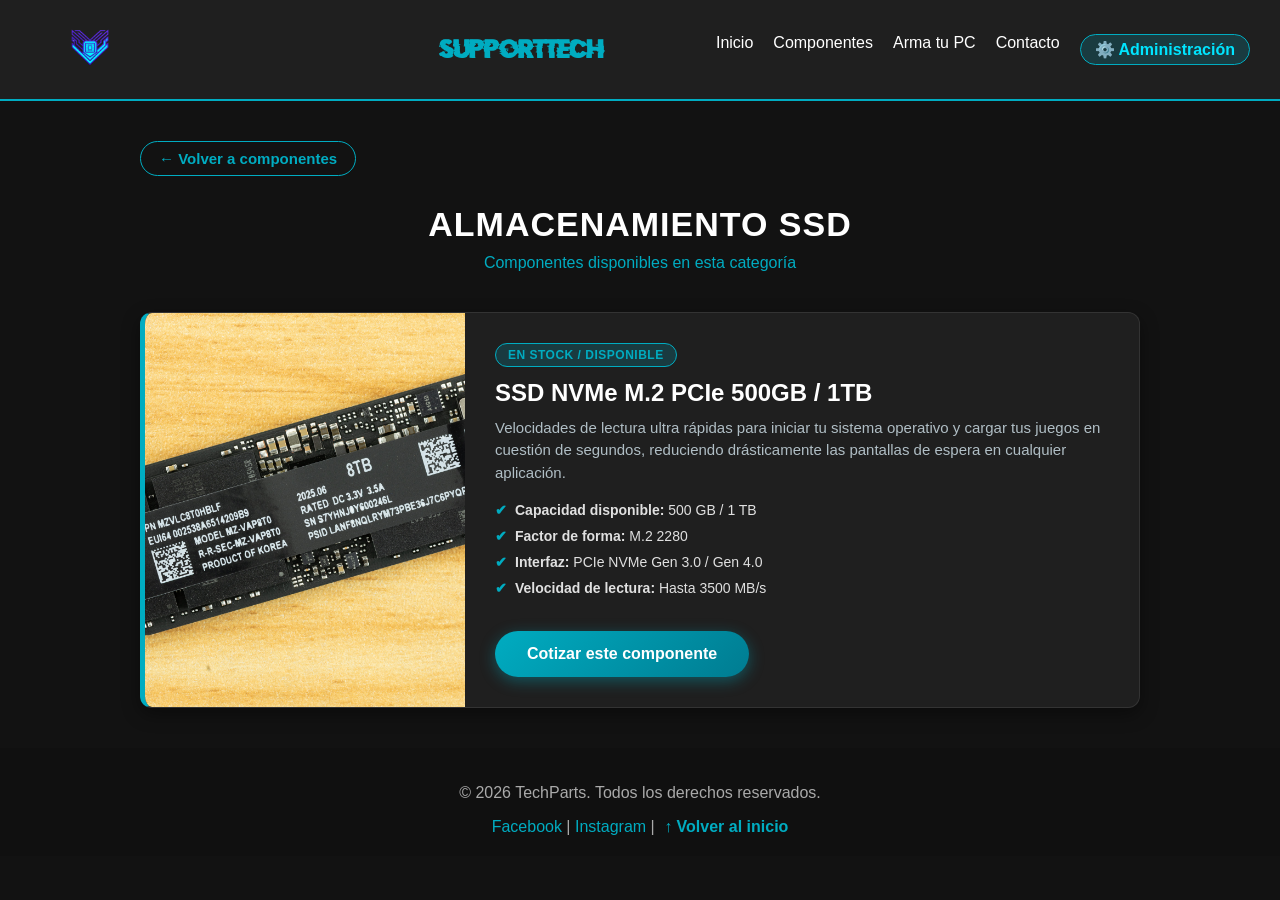
<file: ssd.html>
﻿<!DOCTYPE html>
<html lang="es">
<head>
    <link rel="icon" type="image/png" href="Assets/Main page image/logo tech.png">
    <meta charset="UTF-8">
    <meta name="viewport" content="width=device-width, initial-scale=1.0">
    <title>Almacenamiento SSD - SupportTech</title>
    <link rel="stylesheet" href="style.css">
</head>
<body>

    <header>
        <a href="index.html">
            <img src="Assets/Main page image/logo tech.png" alt="Logo TechParts" width="120">
        </a>
        <div class="logo">SupportTech</div>
        <nav>
            <ul>
                <li><a href="index.html#inicio">Inicio</a></li>
                <li><a href="index.html#componentes">Componentes</a></li>
                <li><a href="index.html#armatupc">Arma tu PC</a></li>
                <li><a href="index.html#contacto">Contacto</a></li>
                <li><a href="admin.html" class="link-admin-nav" style="background: rgba(0, 172, 193, 0.2); border: 1px solid #00acc1; padding: 5px 14px; border-radius: 20px; font-weight: bold; color: #00e5ff; display: inline-flex; align-items: center; gap: 6px; transition: all 0.3s ease;">⚙️ Administración</a></li>
            </ul>
        </nav>
    </header>

    <main class="pagina-detalle">
        <div class="navegacion-volver">
            <a href="index.html#componentes" class="btn-volver-pagina">← Volver a componentes</a>
        </div>

        <section class="detalle-header">
            <h1>Almacenamiento SSD</h1>
            <p>Componentes disponibles en esta categoría</p>
        </section>

        <section class="grid-productos-detalle">
            <div class="card-producto-detalle">
                <img src="Assets/Main page image/SSD.jpg" alt="SSD NVMe M.2">
                <div class="info-producto-detalle">
                    <span class="badge-stock">En Stock / Disponible</span>
                    <h2>SSD NVMe M.2 PCIe 500GB / 1TB</h2>
                    <p class="desc-principal">Velocidades de lectura ultra rápidas para iniciar tu sistema operativo y cargar tus juegos en cuestión de segundos, reduciendo drásticamente las pantallas de espera en cualquier aplicación.</p>
                    <ul class="specs-lista">
                        <li><strong>Capacidad disponible:</strong> 500 GB / 1 TB</li>
                        <li><strong>Factor de forma:</strong> M.2 2280</li>
                        <li><strong>Interfaz:</strong> PCIe NVMe Gen 3.0 / Gen 4.0</li>
                        <li><strong>Velocidad de lectura:</strong> Hasta 3500 MB/s</li>
                    </ul>
                    <div class="acciones-producto">
                        <a href="index.html#contacto" class="btn-cotizar">Cotizar este componente</a>
                    </div>
                </div>
            </div>
        </section>
    </main>

    <footer>
        <p>&copy; 2026 TechParts. Todos los derechos reservados.</p>
        <div class="redes">
            <a href="https://www.facebook.com" target="_blank" rel="noopener noreferrer">Facebook</a> | 
            <a href="https://www.instagram.com" target="_blank" rel="noopener noreferrer">Instagram</a> | 
            <a href="index.html#inicio" class="link-arriba">↑ Volver al inicio</a>
        </div>
    </footer>

</body>
</html>
</file>
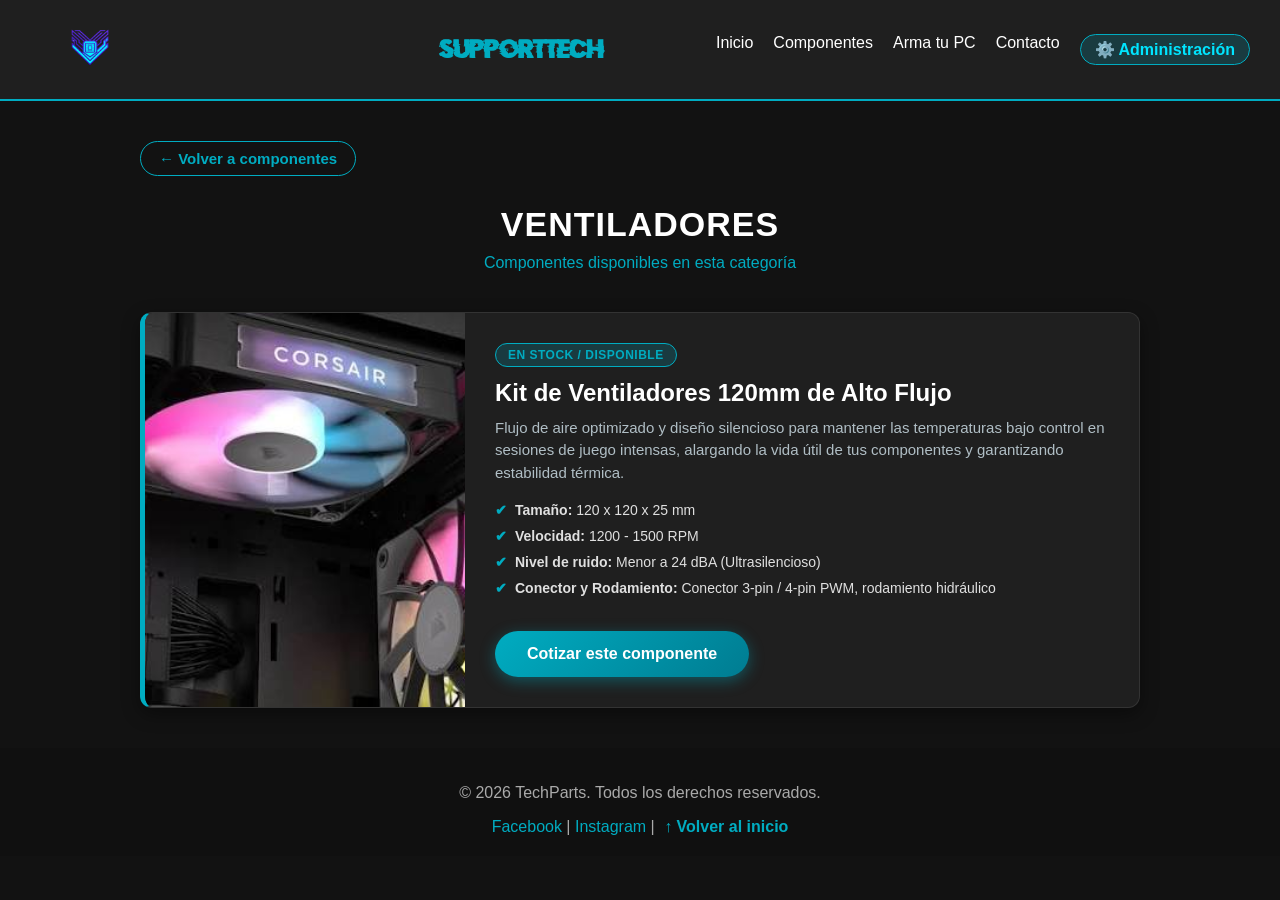
<file: ventiladores.html>
﻿<!DOCTYPE html>
<html lang="es">
<head>
    <link rel="icon" type="image/png" href="Assets/Main page image/logo tech.png">
    <meta charset="UTF-8">
    <meta name="viewport" content="width=device-width, initial-scale=1.0">
    <title>Ventiladores - SupportTech</title>
    <link rel="stylesheet" href="style.css">
</head>
<body>

    <header>
        <a href="index.html">
            <img src="Assets/Main page image/logo tech.png" alt="Logo TechParts" width="120">
        </a>
        <div class="logo">SupportTech</div>
        <nav>
            <ul>
                <li><a href="index.html#inicio">Inicio</a></li>
                <li><a href="index.html#componentes">Componentes</a></li>
                <li><a href="index.html#armatupc">Arma tu PC</a></li>
                <li><a href="index.html#contacto">Contacto</a></li>
                <li><a href="admin.html" class="link-admin-nav" style="background: rgba(0, 172, 193, 0.2); border: 1px solid #00acc1; padding: 5px 14px; border-radius: 20px; font-weight: bold; color: #00e5ff; display: inline-flex; align-items: center; gap: 6px; transition: all 0.3s ease;">⚙️ Administración</a></li>
            </ul>
        </nav>
    </header>

    <main class="pagina-detalle">
        <div class="navegacion-volver">
            <a href="index.html#componentes" class="btn-volver-pagina">← Volver a componentes</a>
        </div>

        <section class="detalle-header">
            <h1>Ventiladores</h1>
            <p>Componentes disponibles en esta categoría</p>
        </section>

        <section class="grid-productos-detalle">
            <div class="card-producto-detalle">
                <img src="Assets/Main page image/ventiladoresjpg.jpg" alt="Kit de Ventiladores 120mm">
                <div class="info-producto-detalle">
                    <span class="badge-stock">En Stock / Disponible</span>
                    <h2>Kit de Ventiladores 120mm de Alto Flujo</h2>
                    <p class="desc-principal">Flujo de aire optimizado y diseño silencioso para mantener las temperaturas bajo control en sesiones de juego intensas, alargando la vida útil de tus componentes y garantizando estabilidad térmica.</p>
                    <ul class="specs-lista">
                        <li><strong>Tamaño:</strong> 120 x 120 x 25 mm</li>
                        <li><strong>Velocidad:</strong> 1200 - 1500 RPM</li>
                        <li><strong>Nivel de ruido:</strong> Menor a 24 dBA (Ultrasilencioso)</li>
                        <li><strong>Conector y Rodamiento:</strong> Conector 3-pin / 4-pin PWM, rodamiento hidráulico</li>
                    </ul>
                    <div class="acciones-producto">
                        <a href="index.html#contacto" class="btn-cotizar">Cotizar este componente</a>
                    </div>
                </div>
            </div>
        </section>
    </main>

    <footer>
        <p>&copy; 2026 TechParts. Todos los derechos reservados.</p>
        <div class="redes">
            <a href="https://www.facebook.com" target="_blank" rel="noopener noreferrer">Facebook</a> | 
            <a href="https://www.instagram.com" target="_blank" rel="noopener noreferrer">Instagram</a> | 
            <a href="index.html#inicio" class="link-arriba">↑ Volver al inicio</a>
        </div>
    </footer>

</body>
</html>
</file>
<file: style.css>
@font-face {
    font-family: 'MiFuentePersonalizada';
    src: url('Assets/Titulo/Doctor Glitch.otf') format('opentype');
}

html {
    scroll-behavior: smooth;
}

body {
    font-family: Arial, sans-serif;
    margin: 0;
    padding: 0;
    background-color: #121212;
    color: #e0e0e0;
}

section {
    scroll-margin-top: 20px;
}

header {
    position: relative;
    background-color: #1f1f1f;
    color: white;
    display: flex;
    justify-content: space-between;
    align-items: center;
    padding: 15px 30px;
    border-bottom: 2px solid #00acc1;
}

header .logo {
    position: relative;
    left: 14%;
    transform: translateX(-50%);
    font-family: 'MiFuentePersonalizada', sans-serif;
    font-size: 20px;
    font-weight: bold;
    color: #00acc1;
}

header nav ul {
    list-style: none;
    margin: 0;
    padding: 0;
    display: flex;
    gap: 20px;
}

header nav ul li a {
    color: white;
    text-decoration: none;
}

header nav ul li a:hover {
    color: #00acc1;
}

.link-admin-nav:hover {
    background-color: #00acc1 !important;
    color: #121212 !important;
    box-shadow: 0 0 14px rgba(0, 172, 193, 0.6);
    transform: translateY(-2px);
}

.hero {
    position: relative;
    color: white;
    text-align: center;
    padding: 30px 20px;
    overflow: hidden;
}

.hero::before {
    content: "";
    position: absolute;
    top: 0;
    left: 0;
    width: 100%;
    height: 100%;
    background-image: url('Assets/Main page image/setupblur.jpg');
    background-size: cover;
    background-position: center;
    filter: blur(6px);
    transform: scale(1.1);
    z-index: 1;
}

.hero h1, .hero p, .hero img {
    max-width: 400px;
    width: 100%;
    border-radius: 15px;
    margin: 10px auto;
    border: 1px solid #333;
    position: relative;
    z-index: 2;
}

.hero::after {
    content: "";
    position: absolute;
    top: 0;
    left: 0;
    width: 100%;
    height: 100%;
    background-color: rgba(0, 0, 0, 0.5); 
    z-index: 1;
}

.servicios {
    padding: 40px 20px;
    text-align: center;
}

.tarjetas {
    display: flex;
    justify-content: center;
    gap: 20px;
    flex-wrap: wrap;
    margin-top: 20px;
    text-align: center;
}

.tarjeta {
    background: #1f1f1f;
    padding: 20px;
    border-radius: 8px;
    width: 280px;
    border: 1px solid #333;
    box-shadow: 0 4px 6px rgba(0,0,0,0.3);
    text-align: center;
    display: flex;
    flex-direction: column;
    justify-content: space-between;
    align-items: center;
    transition: transform 0.3s ease, border-color 0.3s ease, box-shadow 0.3s ease;
}

.tarjeta:hover {
    transform: translateY(-5px);
    border-color: #00acc1;
    box-shadow: 0 8px 16px rgba(0, 172, 193, 0.25);
}

.tarjeta img {
    width: 100%;
    height: 150px;
    object-fit: cover;
    border-radius: 4px;
    text-align: center;
}

.tarjeta h3 {
    margin: 15px 0 10px 0;
    color: #ffffff;
    font-size: 18px;
}

.tarjeta p {
    color: #b0bec5;
    font-size: 14px;
    line-height: 1.4;
    margin: 0 0 15px 0;
    flex-grow: 1;
}

.btn-tarjeta {
    display: inline-block;
    padding: 9px 24px;
    background-color: transparent;
    color: #00acc1;
    border: 2px solid #00acc1;
    border-radius: 20px;
    text-decoration: none;
    font-weight: bold;
    font-size: 14px;
    transition: all 0.3s ease;
}

.btn-tarjeta:hover {
    background-color: #00acc1;
    color: #121212;
    box-shadow: 0 0 12px rgba(0, 172, 193, 0.5);
    transform: translateY(-2px);
}

/* Páginas de Componentes Individuales */
.pagina-detalle {
    max-width: 1000px;
    margin: 40px auto;
    padding: 0 20px;
}

.navegacion-volver {
    margin-bottom: 25px;
}

.btn-volver-pagina {
    display: inline-flex;
    align-items: center;
    gap: 8px;
    color: #00acc1;
    text-decoration: none;
    font-size: 15px;
    font-weight: bold;
    padding: 8px 18px;
    border: 1px solid #00acc1;
    border-radius: 25px;
    transition: all 0.3s ease;
}

.btn-volver-pagina:hover {
    background-color: #00acc1;
    color: #121212;
    transform: translateX(-4px);
    box-shadow: 0 0 12px rgba(0, 172, 193, 0.4);
}

.detalle-header {
    text-align: center;
    margin-bottom: 40px;
}

.detalle-header h1 {
    font-size: 34px;
    color: #ffffff;
    margin-bottom: 10px;
    text-transform: uppercase;
    letter-spacing: 1px;
}

.detalle-header p {
    color: #00acc1;
    font-size: 16px;
    margin: 0;
}

.grid-productos-detalle {
    display: flex;
    flex-direction: column;
    gap: 30px;
}

.card-producto-detalle {
    display: flex;
    background: #1f1f1f;
    border: 1px solid #333;
    border-left: 5px solid #00acc1;
    border-radius: 12px;
    overflow: hidden;
    box-shadow: 0 6px 18px rgba(0, 0, 0, 0.4);
    transition: transform 0.3s ease, border-color 0.3s ease;
}

.card-producto-detalle:hover {
    transform: translateY(-4px);
    border-color: #00acc1;
}

.card-producto-detalle img {
    width: 320px;
    height: auto;
    min-height: 250px;
    object-fit: cover;
    flex-shrink: 0;
}

.info-producto-detalle {
    padding: 30px;
    display: flex;
    flex-direction: column;
    justify-content: center;
    flex-grow: 1;
}

.badge-stock {
    display: inline-block;
    background-color: rgba(0, 172, 193, 0.2);
    color: #00acc1;
    border: 1px solid #00acc1;
    padding: 4px 12px;
    border-radius: 20px;
    font-size: 12px;
    font-weight: bold;
    text-transform: uppercase;
    letter-spacing: 0.5px;
    margin-bottom: 12px;
    width: fit-content;
}

.info-producto-detalle h2 {
    color: #ffffff;
    font-size: 24px;
    margin: 0 0 10px 0;
}

.desc-principal {
    color: #b0bec5;
    font-size: 15px;
    line-height: 1.5;
    margin: 0 0 18px 0;
}

.specs-lista {
    list-style: none;
    padding: 0;
    margin: 0 0 25px 0;
    display: grid;
    gap: 10px;
}

.specs-lista li {
    color: #e0e0e0;
    font-size: 14px;
    padding-left: 20px;
    position: relative;
}

.specs-lista li::before {
    content: "✔";
    position: absolute;
    left: 0;
    color: #00acc1;
    font-weight: bold;
}

.acciones-producto {
    margin-top: 10px;
}

@media (max-width: 768px) {
    .card-producto-detalle {
        flex-direction: column;
    }
    .card-producto-detalle img {
        width: 100%;
        max-height: 240px;
    }
    .info-producto-detalle {
        padding: 20px;
    }
}

.armatupc {
    background: linear-gradient(135deg, #1f1f1f, #0f2027);
    text-align: center;
    padding: 60px 20px;
    margin: 50px 0;
    border-top: 2px solid #00acc1;
    border-bottom: 2px solid #00acc1;
}

.armatupc h2 {
    color: white;
    font-size: 32px;
    margin-bottom: 15px;
    text-transform: uppercase;
    letter-spacing: 1px;
}

.armatupc p {
    color: #b0bec5;
    font-size: 18px;
    max-width: 600px;
    margin: 0 auto 30px auto;
}

.contacto {
    background-color: #181818;
    padding: 30px;
    text-align: center;
    border-top: 1px solid #333;
}

footer {
    background-color: #101010;
    color: #aaa;
    text-align: center;
    padding: 20px;
}

footer a {
    color: #00acc1;
    text-decoration: none;
}

.btn-cotizar {
    background: linear-gradient(135deg, #00acc1, #007c91);
    color: white;
    padding: 14px 32px;
    text-decoration: none;
    border-radius: 30px;
    font-weight: bold;
    font-size: 16px;
    box-shadow: 0 4px 15px rgba(0, 172, 193, 0.4);
    transition: all 0.3s ease;
    display: inline-block;
}

.btn-cotizar:hover {
    transform: translateY(-2px);
    box-shadow: 0 6px 20px rgba(0, 172, 193, 0.6);
    background: linear-gradient(135deg, #00bcd4, #0097a7);
}

.hero-actions {
    margin-top: 20px;
    position: relative;
    z-index: 2;
}

.contacto-acciones {
    margin-top: 25px;
}

.link-contacto {
    color: #00acc1;
    text-decoration: none;
    font-weight: bold;
    transition: color 0.2s ease;
}

.link-contacto:hover {
    color: #00e5ff;
    text-decoration: underline;
}

.link-arriba {
    color: #00acc1;
    text-decoration: none;
    font-weight: bold;
    margin-left: 5px;
    transition: color 0.2s ease;
}

.link-arriba:hover {
    color: #00e5ff;
    text-decoration: underline;
}
</file>
